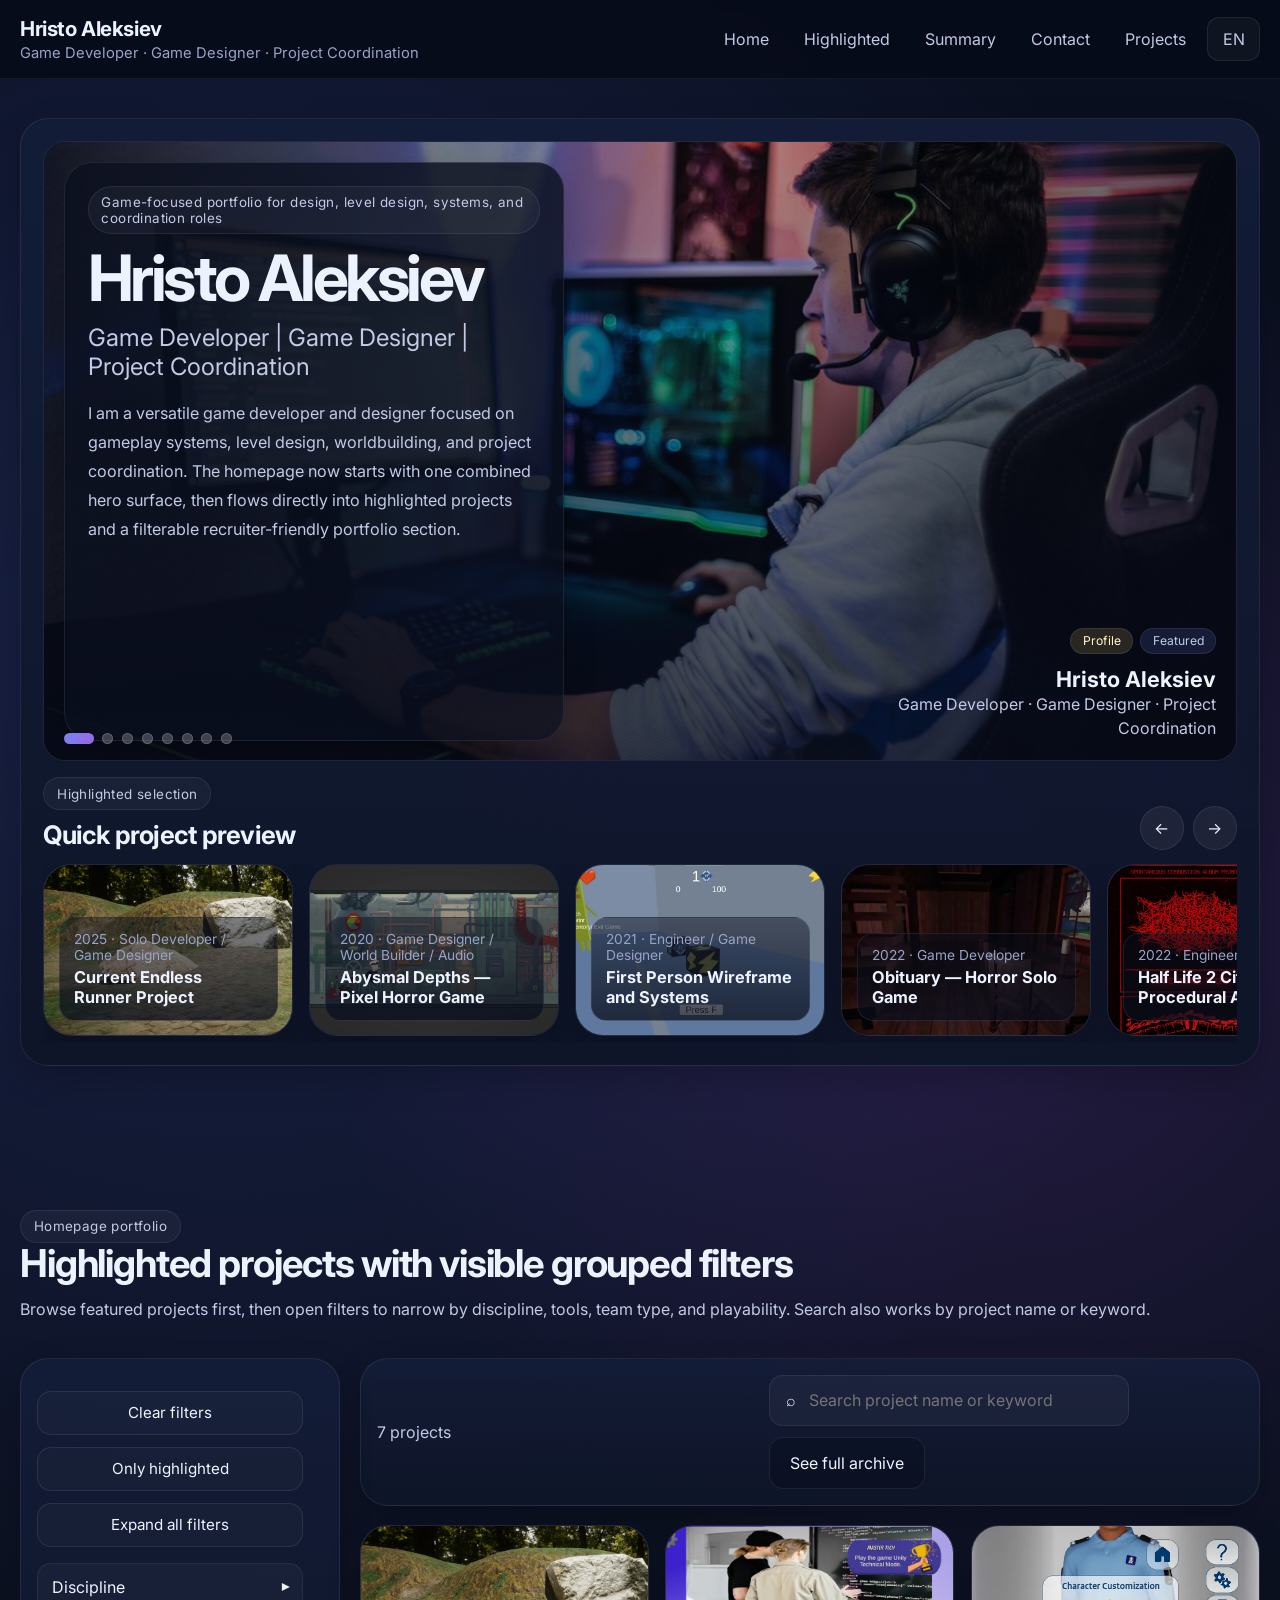
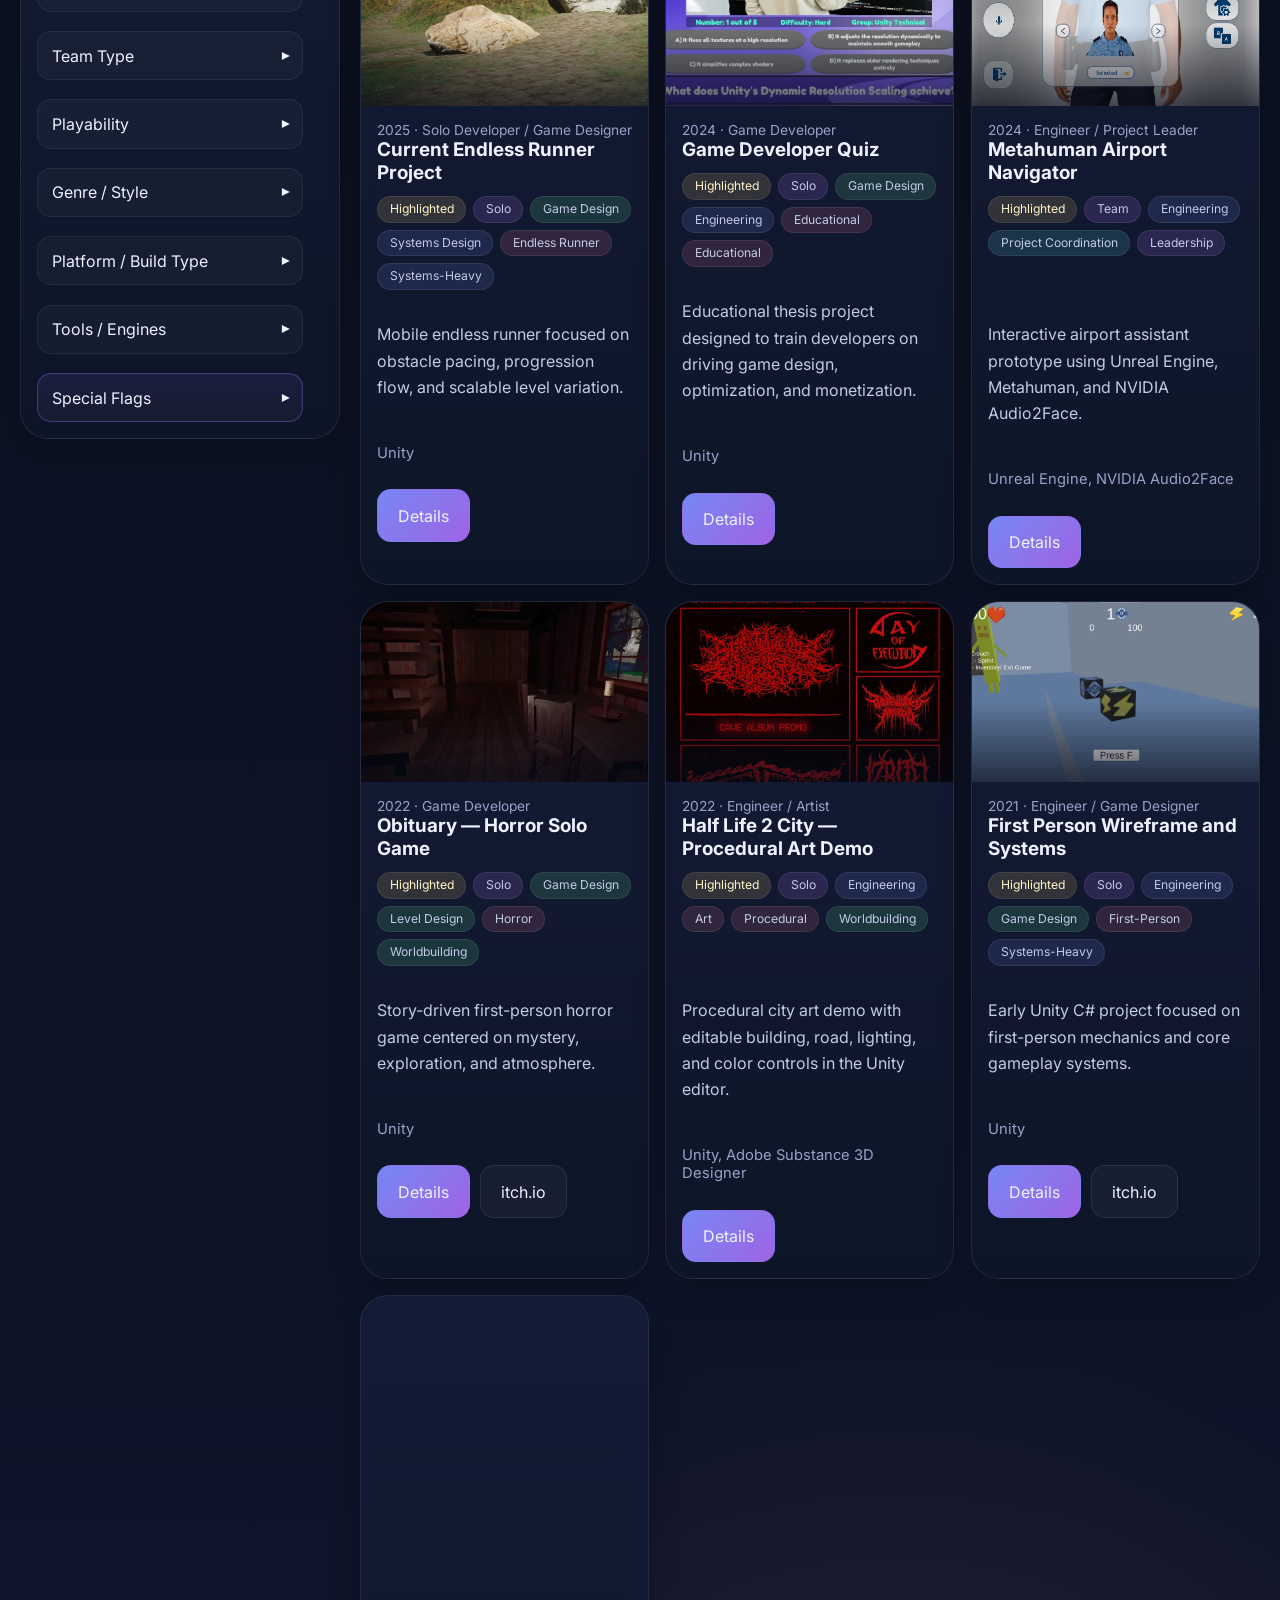
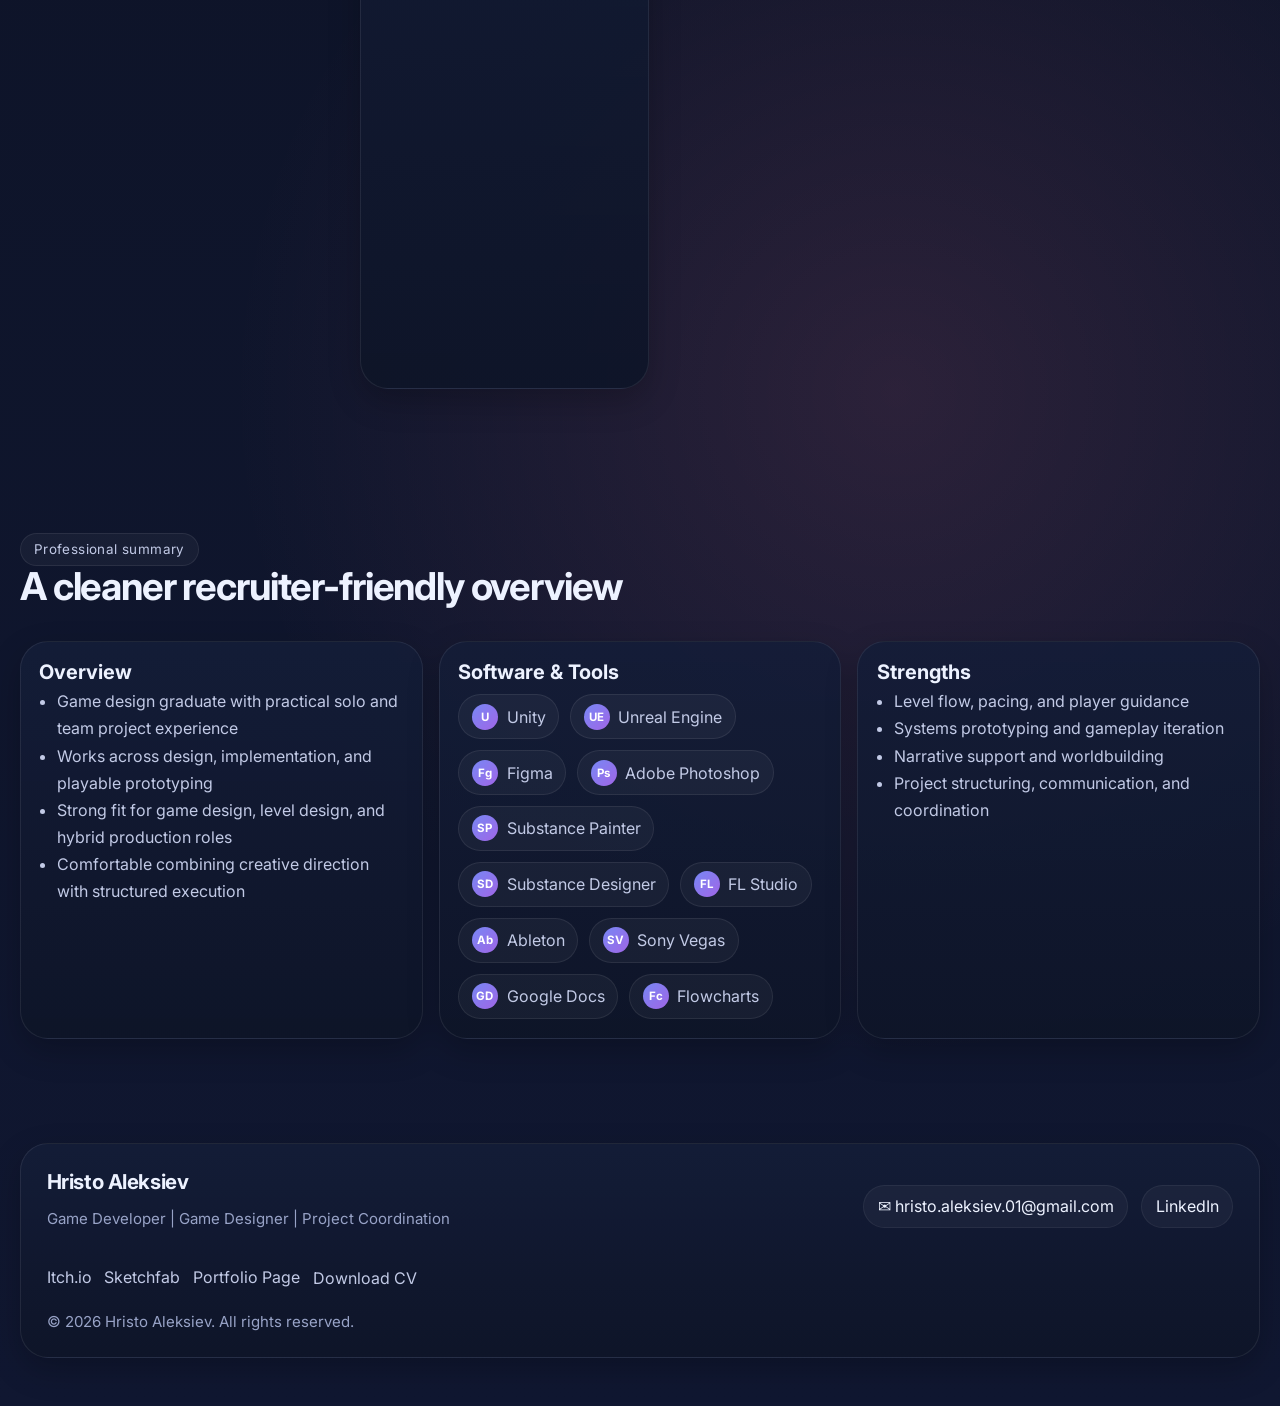
<file: index.html>
<!DOCTYPE html>
<html lang="en">
<head>

  <meta charset="UTF-8" />
  <meta name="viewport" content="width=device-width, initial-scale=1.0" />
  <meta name="description" content="Game-focused portfolio of Hristo Aleksiev featuring game development, game design, level design, systems design, and project coordination work." />
  <link rel="icon" href="assets/images/ui/favicon.png" />
  <link rel="apple-touch-icon" href="assets/images/ui/apple-touch-icon.png" />
  <link rel="manifest" href="manifest.webmanifest" />
  <link rel="preconnect" href="https://fonts.googleapis.com">
  <link rel="preconnect" href="https://fonts.gstatic.com" crossorigin>
  <link href="https://fonts.googleapis.com/css2?family=Inter:wght@400;500;600;700;800&display=swap" rel="stylesheet">
  <link rel="stylesheet" href="css/base.css" />
  <link rel="stylesheet" href="css/layout.css" />
  <link rel="stylesheet" href="css/components.css" />
  <link rel="stylesheet" href="css/modal.css" />
  <link rel="stylesheet" href="css/responsive.css" />
  <link rel="stylesheet" href="css/overrides.css" />

  <link rel="stylesheet" href="css/home.css" />
  <title>Hristo Aleksiev — Game Portfolio</title>
</head>
<body class="page-home">
  <a class="skip-link" href="#main">Skip to content</a>

<header class="site-header">
  <div class="container site-header__inner">
    <a class="brand" href="index.html" aria-label="Hristo Aleksiev home page" data-home-link>
      <span class="brand__name">Hristo Aleksiev</span>
      <span class="brand__role">Game Developer · Game Designer · Project Coordination</span>
    </a>

    <button class="btn icon-btn nav-toggle" type="button" data-nav-toggle aria-label="Open navigation">☰</button>

    <nav class="site-nav" data-site-nav>
      <div class="site-nav__links">
        <a href="index.html" data-home-link>Home</a>
        <a href="index.html#portfolio" data-section-link="portfolio">Highlighted</a>
        <a href="index.html#summary" data-section-link="summary">Summary</a>
        <a href="#footer" data-section-link="footer">Contact</a>
        <a href="projects.html">Projects</a>
      </div>
    </nav>
  </div>
</header>


  <main id="main" class="page-shell">
    <!-- Hero area: one combined surface instead of split left/right panels -->
    <section class="section home-hero" id="home-hero">
      <div class="container">
        <div class="hero-showcase card">
          <!-- Main visual banner with one slider background and one text block on top -->
          <div class="hero-banner">
            <div class="hero-slider" data-hero-slider></div>
            <div class="hero-banner__copy card">
              <span class="eyebrow">Game-focused portfolio for design, level design, systems, and coordination roles</span>
              <h1 class="hero-title">Hristo Aleksiev</h1>
              <p class="hero-subtitle">Game Developer | Game Designer | Project Coordination</p>
              <p class="hero-intro">
                I am a versatile game developer and designer focused on gameplay systems, level design, worldbuilding, and project coordination. The homepage now starts with one combined hero surface, then flows directly into highlighted projects and a filterable recruiter-friendly portfolio section.
              </p>
            </div>
          </div>

          <!-- Horizontal highlighted rail under the banner. Users can swipe on touch or use arrows. -->
          <div class="hero-highlights">
            <div class="hero-highlights__head">
              <div>
                <span class="eyebrow">Highlighted selection</span>
                <h2 class="hero-highlights__title">Quick project preview</h2>
              </div>
              <div class="hero-highlights__controls">
                <button class="btn icon-btn" type="button" data-highlight-prev aria-label="Scroll highlighted projects left">←</button>
                <button class="btn icon-btn" type="button" data-highlight-next aria-label="Scroll highlighted projects right">→</button>
              </div>
            </div>
            <div class="hero-highlight-track" data-highlight-track aria-label="Highlighted projects carousel"></div>
          </div>
        </div>
      </div>
    </section>

    <section class="section" id="portfolio">
      <div class="container">
        <div class="surface-topline highlighted-header">
          <div>
            <span class="eyebrow">Homepage portfolio</span>
            <h2 class="section-title">Highlighted projects with visible grouped filters</h2>
            <p class="section-copy">The homepage starts with Highlighted active by default, but the grouped filter panel and search let recruiters quickly widen the scope.</p>
          </div>
        </div>

        <div class="filters-layout">
          <aside class="filters-panel card" data-filters-panel></aside>

          <div class="projects-shell">
            <div class="toolbar card">
              <div>
                <button class="btn btn-soft mobile-filter-toggle" type="button" data-mobile-filter-toggle>Open filters</button>
                <div class="muted" data-results-count></div>
              </div>
              <div class="toolbar-actions">
                <label class="search-wrap" aria-label="Search projects by name">
                  <span>⌕</span>
                  <input type="search" placeholder="Search project name or keyword" data-project-search />
                </label>
                <a class="btn btn-outline" href="projects.html">See full archive</a>
              </div>
            </div>

            <div class="project-grid" data-project-grid></div>
          </div>
        </div>
      </div>
    </section>

    <section class="section" id="summary">
      <div class="container">
        <div class="surface-topline">
          <div>
            <span class="eyebrow">Professional summary</span>
            <h2 class="section-title">A cleaner recruiter-friendly overview</h2>
          </div>
        </div>

        <div class="summary-grid summary-grid--simple">
          <article class="summary-card summary-card--simple card">
            <div>
              <h3>Overview</h3>
              <ul>
                <li>Game design graduate with practical solo and team project experience</li>
                <li>Works across design, implementation, and playable prototyping</li>
                <li>Strong fit for game design, level design, and hybrid production roles</li>
                <li>Comfortable combining creative direction with structured execution</li>
              </ul>
            </div>
          </article>

          <article class="summary-card summary-card--simple card">
            <div>
              <h3>Software &amp; Tools</h3>
              <div class="tool-chip-grid" aria-label="Software and tools list">
                <span class="tool-chip"><span class="tool-chip__mark">U</span><span>Unity</span></span>
                <span class="tool-chip"><span class="tool-chip__mark">UE</span><span>Unreal Engine</span></span>
                <span class="tool-chip"><span class="tool-chip__mark">Fg</span><span>Figma</span></span>
                <span class="tool-chip"><span class="tool-chip__mark">Ps</span><span>Adobe Photoshop</span></span>
                <span class="tool-chip"><span class="tool-chip__mark">SP</span><span>Substance Painter</span></span>
                <span class="tool-chip"><span class="tool-chip__mark">SD</span><span>Substance Designer</span></span>
                <span class="tool-chip"><span class="tool-chip__mark">FL</span><span>FL Studio</span></span>
                <span class="tool-chip"><span class="tool-chip__mark">Ab</span><span>Ableton</span></span>
                <span class="tool-chip"><span class="tool-chip__mark">SV</span><span>Sony Vegas</span></span>
                <span class="tool-chip"><span class="tool-chip__mark">GD</span><span>Google Docs</span></span>
                <span class="tool-chip"><span class="tool-chip__mark">Fc</span><span>Flowcharts</span></span>
              </div>
            </div>
          </article>

          <article class="summary-card summary-card--simple card">
            <div>
              <h3>Strengths</h3>
              <ul>
                <li>Level flow, pacing, and player guidance</li>
                <li>Systems prototyping and gameplay iteration</li>
                <li>Narrative support and worldbuilding</li>
                <li>Project structuring, communication, and coordination</li>
              </ul>
            </div>
          </article>
        </div>
      </div>
    </section>
  </main>


<footer class="site-footer" id="footer">
  <div class="container">
    <div class="footer-card card">
      <div class="footer-main">
        <div>
          <div class="brand__name">Hristo Aleksiev</div>
          <p class="footer-copy">Game Developer | Game Designer | Project Coordination</p>
        </div>
        <div class="footer-meta">
          <a class="contact-chip" href="mailto:hristo.aleksiev.01@gmail.com">✉ hristo.aleksiev.01@gmail.com</a>
          <a class="contact-chip" href="https://www.linkedin.com/in/hristo-aleksiev-60959892/" target="_blank" rel="noreferrer">LinkedIn</a>
        </div>
      </div>
      <div class="footer-links" style="margin-top:1rem;">
        <a class="footer-link" href="https://mlgjman.itch.io/" target="_blank" rel="noreferrer">Itch.io</a>
        <a class="footer-link" href="https://sketchfab.com/hristo_aleksiev/" target="_blank" rel="noreferrer">Sketchfab</a>
        <a class="footer-link" href="projects.html">Portfolio Page</a>
        <div class="cv-menu" data-cv-menu>
          <button class="footer-link footer-link--button" type="button" data-cv-toggle aria-expanded="false">Download CV</button>
          <div class="cv-menu__panel" data-cv-panel hidden>
            <button class="cv-menu__link" type="button" data-cv-choice data-cv-title="CV Level Designer" data-cv-file="assets/files/Hristo_Aleksiev_CV_Level_Designer.pdf">CV Level Designer</button>
            <button class="cv-menu__link" type="button" data-cv-choice data-cv-title="CV Project Manager" data-cv-file="assets/files/Hristo_Aleksiev_CV_Project_Manager.pdf">CV Project Manager</button>
          </div>
        </div>
      </div>
      <p class="footer-copy" style="margin:1rem 0 0;">© <span data-current-year></span> Hristo Aleksiev. All rights reserved.</p>
    </div>
  </div>
</footer>


<!-- Shared project modal used by both homepage cards and archive cards -->
<div class="modal" data-project-modal aria-hidden="true">
  <div class="modal__dialog card" data-modal-dialog role="dialog" aria-modal="true" aria-label="Project details"></div>
</div>

  <script src="js/app.js" defer></script>
  <script src="js/overrides.js" defer></script>
</body>
</html>
</file>
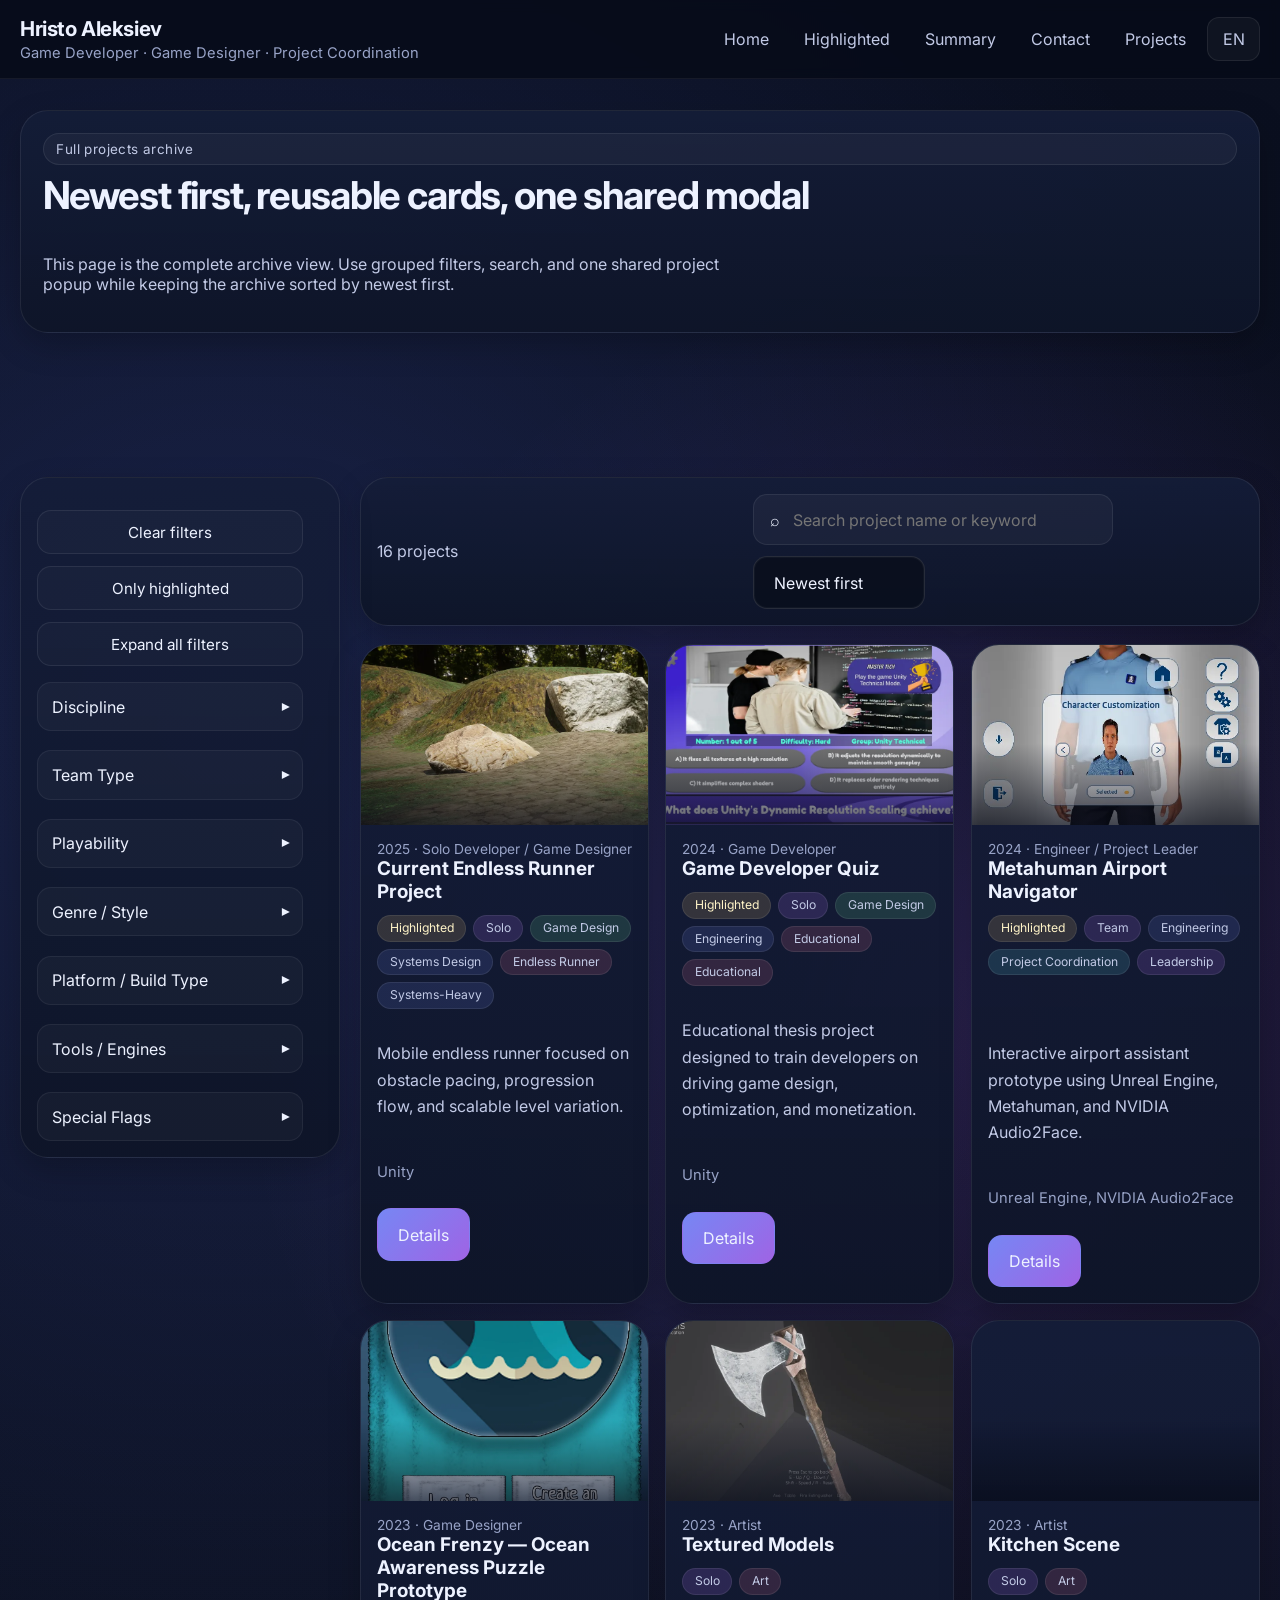
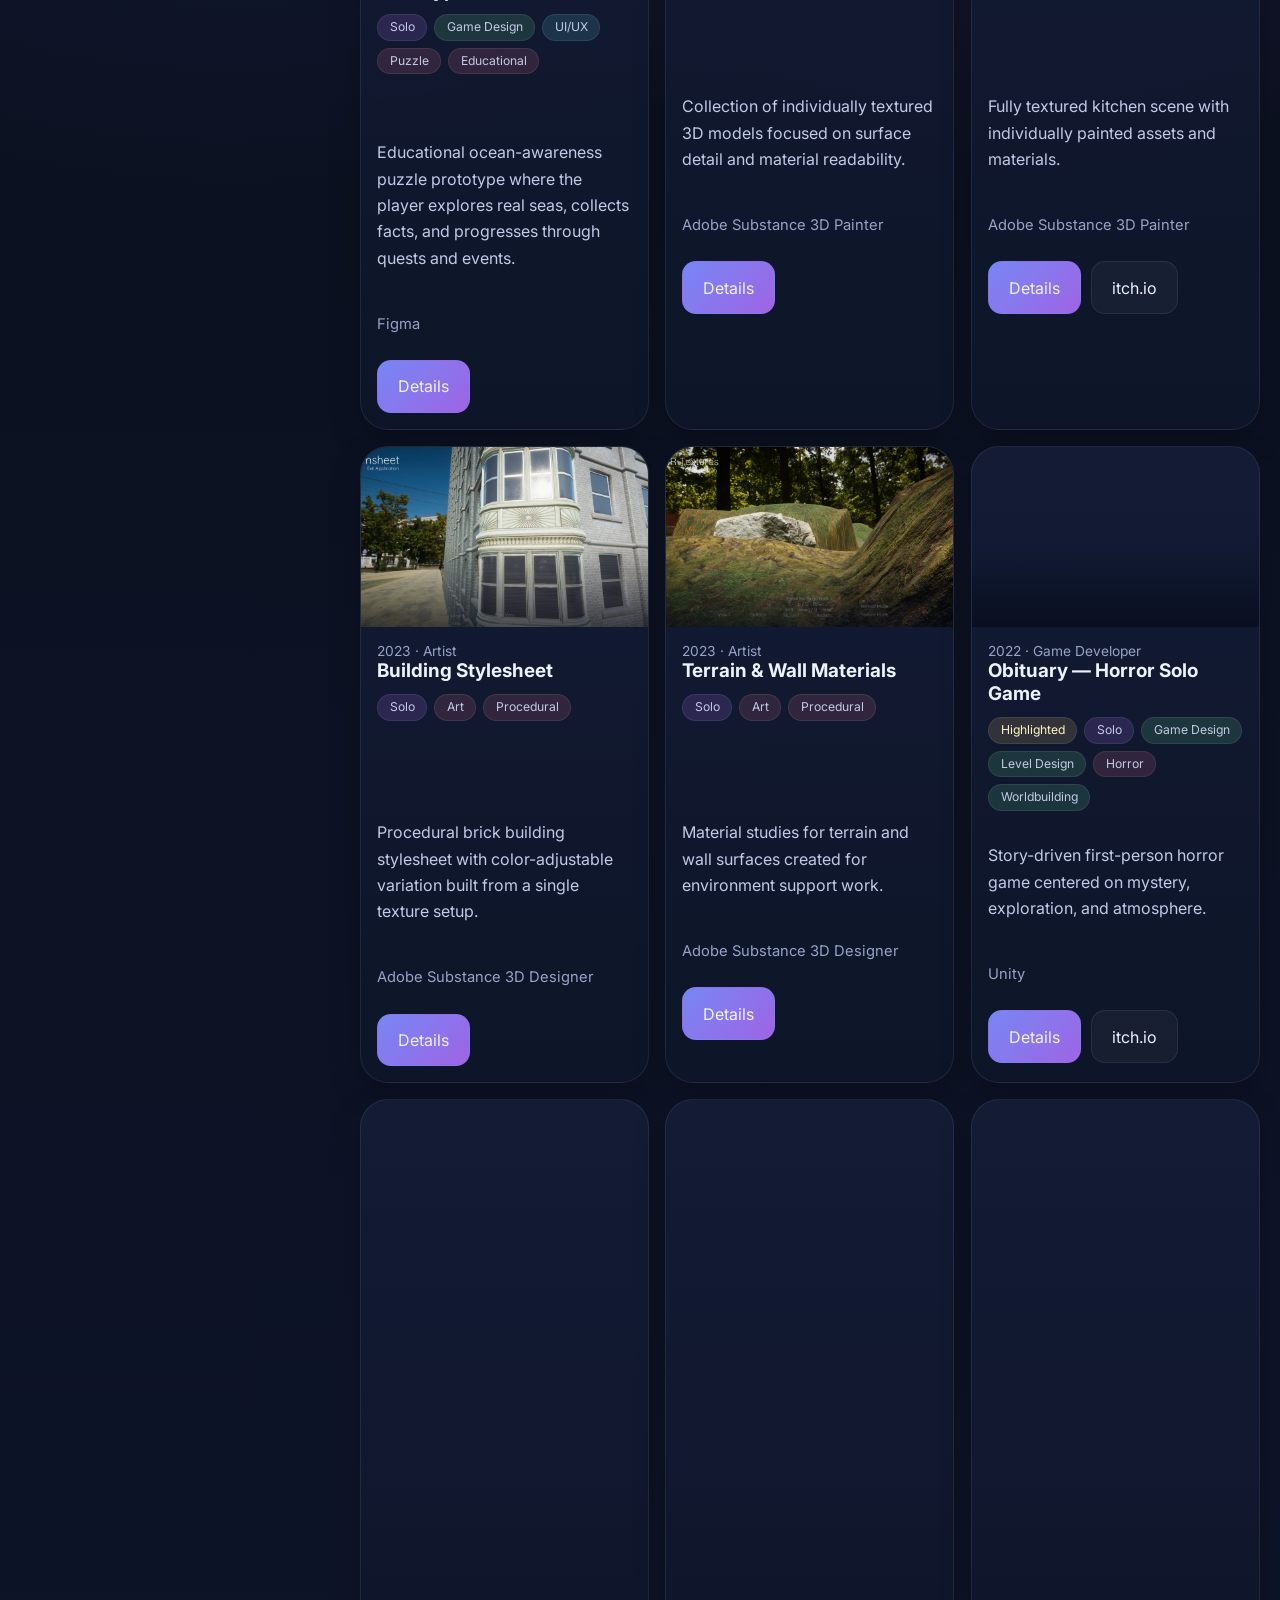
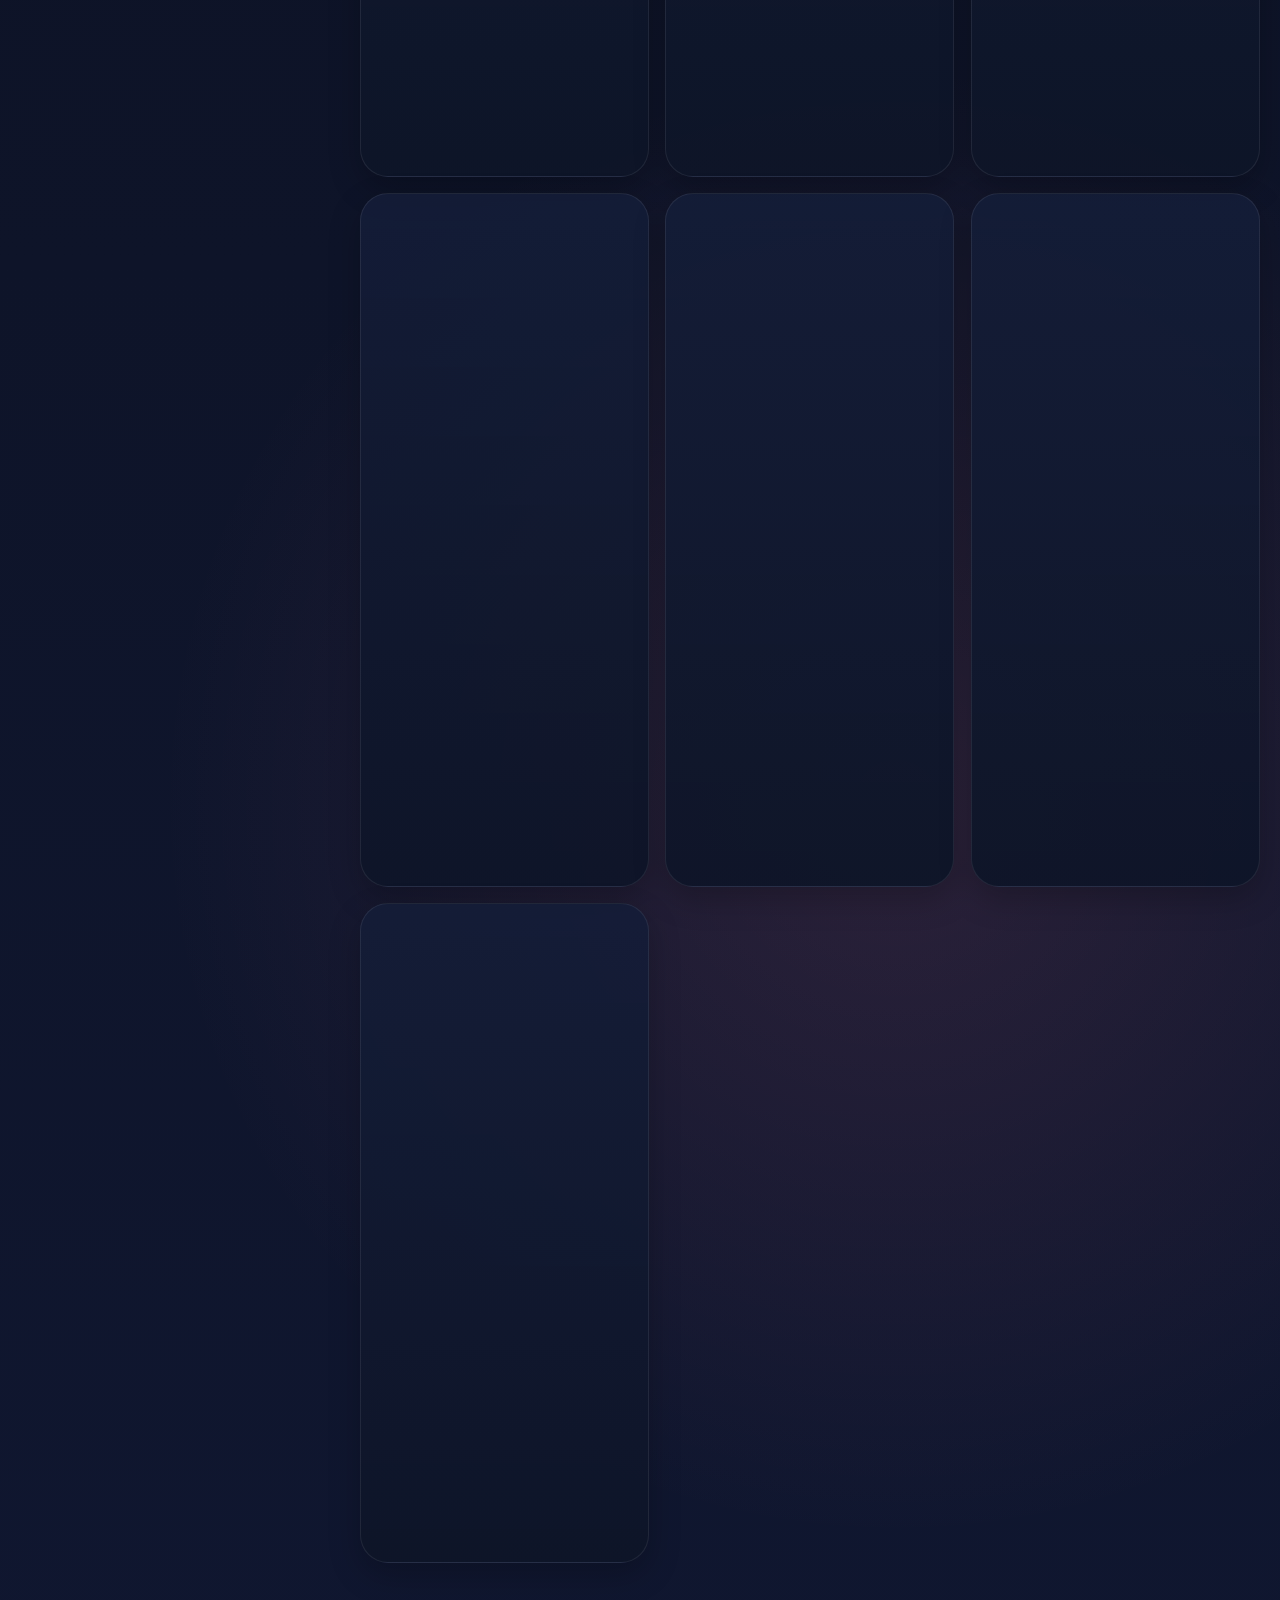
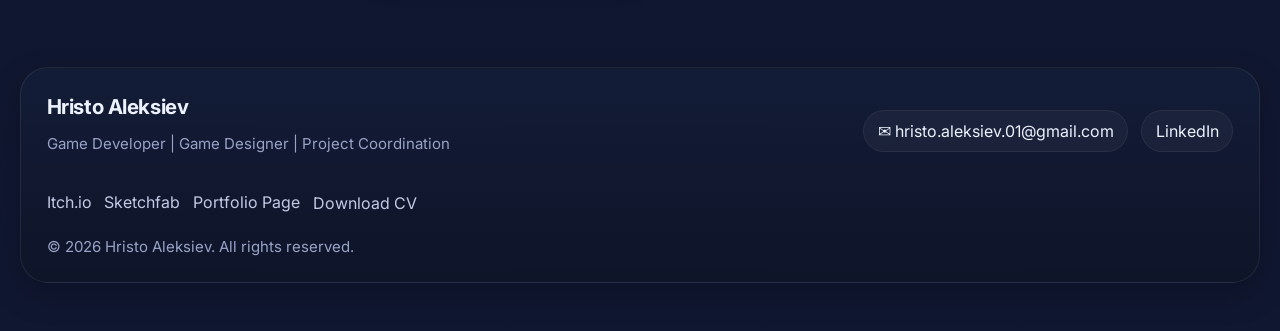
<file: projects.html>
<!DOCTYPE html>
<html lang="en">
<head>

  <meta charset="UTF-8" />
  <meta name="viewport" content="width=device-width, initial-scale=1.0" />
  <meta name="description" content="Game-focused portfolio of Hristo Aleksiev featuring game development, game design, level design, systems design, and project coordination work." />
  <link rel="icon" href="assets/images/ui/favicon.png" />
  <link rel="apple-touch-icon" href="assets/images/ui/apple-touch-icon.png" />
  <link rel="manifest" href="manifest.webmanifest" />
  <link rel="preconnect" href="https://fonts.googleapis.com">
  <link rel="preconnect" href="https://fonts.gstatic.com" crossorigin>
  <link href="https://fonts.googleapis.com/css2?family=Inter:wght@400;500;600;700;800&display=swap" rel="stylesheet">
  <link rel="stylesheet" href="css/base.css" />
  <link rel="stylesheet" href="css/layout.css" />
  <link rel="stylesheet" href="css/components.css" />
  <link rel="stylesheet" href="css/modal.css" />
  <link rel="stylesheet" href="css/responsive.css" />
  <link rel="stylesheet" href="css/overrides.css" />

  <link rel="stylesheet" href="css/projects.css" />
  <title>Hristo Aleksiev — Projects Archive</title>
</head>
<body class="page-projects">
  <a class="skip-link" href="#main">Skip to content</a>

<header class="site-header">
  <div class="container site-header__inner">
    <a class="brand" href="index.html" aria-label="Hristo Aleksiev home page" data-home-link>
      <span class="brand__name">Hristo Aleksiev</span>
      <span class="brand__role">Game Developer · Game Designer · Project Coordination</span>
    </a>

    <button class="btn icon-btn nav-toggle" type="button" data-nav-toggle aria-label="Open navigation">☰</button>

    <nav class="site-nav" data-site-nav>
      <div class="site-nav__links">
        <a href="index.html" data-home-link>Home</a>
        <a href="index.html#portfolio" data-section-link="portfolio">Highlighted</a>
        <a href="index.html#summary" data-section-link="summary">Summary</a>
        <a href="#footer" data-section-link="footer">Contact</a>
        <a href="projects.html">Projects</a>
      </div>
    </nav>
  </div>
</header>


  <main id="main" class="page-shell">
    <section class="section archive-hero">
      <div class="container">
        <div class="archive-banner card">
          <span class="eyebrow">Full projects archive</span>
          <h1 class="section-title">Newest first, reusable cards, one shared modal</h1>
          <p class="archive-banner__meta">This page is the complete archive view. It keeps grouped filters, search by project name, and reusable project detail popups while sorting the archive by newest first by default.</p>
        </div>
      </div>
    </section>

    <section class="section" id="archive">
      <div class="container">
        <div class="filters-layout">
          <aside class="filters-panel card" data-filters-panel></aside>

          <div class="projects-shell">
            <div class="toolbar card">
              <div>
                <button class="btn btn-soft mobile-filter-toggle" type="button" data-mobile-filter-toggle>Open filters</button>
                <div class="muted" data-results-count></div>
              </div>
              <div class="toolbar-actions">
                <label class="search-wrap" aria-label="Search projects by name">
                  <span>⌕</span>
                  <input type="search" placeholder="Search project name or keyword" data-project-search />
                </label>
                <select class="btn btn-soft" data-project-sort aria-label="Sort projects">
                  <option value="newest">Newest first</option>
                  <option value="oldest">Oldest first</option>
                  <option value="title">Title A–Z</option>
                </select>
              </div>
            </div>

            <div class="project-grid" data-project-grid></div>
          </div>
        </div>
      </div>
    </section>
  </main>


<footer class="site-footer" id="footer">
  <div class="container">
    <div class="footer-card card">
      <div class="footer-main">
        <div>
          <div class="brand__name">Hristo Aleksiev</div>
          <p class="footer-copy">Game Developer | Game Designer | Project Coordination</p>
        </div>
        <div class="footer-meta">
          <a class="contact-chip" href="mailto:hristo.aleksiev.01@gmail.com">✉ hristo.aleksiev.01@gmail.com</a>
          <a class="contact-chip" href="https://www.linkedin.com/in/hristo-aleksiev-60959892/" target="_blank" rel="noreferrer">LinkedIn</a>
        </div>
      </div>
      <div class="footer-links" style="margin-top:1rem;">
        <a class="footer-link" href="https://mlgjman.itch.io/" target="_blank" rel="noreferrer">Itch.io</a>
        <a class="footer-link" href="https://sketchfab.com/hristo_aleksiev/" target="_blank" rel="noreferrer">Sketchfab</a>
        <a class="footer-link" href="projects.html">Portfolio Page</a>
        <div class="cv-menu" data-cv-menu>
          <button class="footer-link footer-link--button" type="button" data-cv-toggle aria-expanded="false">Download CV</button>
          <div class="cv-menu__panel" data-cv-panel hidden>
            <button class="cv-menu__link" type="button" data-cv-choice data-cv-title="CV Level Designer" data-cv-file="assets/files/Hristo_Aleksiev_CV_Level_Designer.pdf">CV Level Designer</button>
            <button class="cv-menu__link" type="button" data-cv-choice data-cv-title="CV Project Manager" data-cv-file="assets/files/Hristo_Aleksiev_CV_Project_Manager.pdf">CV Project Manager</button>
          </div>
        </div>
      </div>
      <p class="footer-copy" style="margin:1rem 0 0;">© <span data-current-year></span> Hristo Aleksiev. All rights reserved.</p>
    </div>
  </div>
</footer>


<!-- Shared project modal used by both homepage cards and archive cards -->
<div class="modal" data-project-modal aria-hidden="true">
  <div class="modal__dialog card" data-modal-dialog role="dialog" aria-modal="true" aria-label="Project details"></div>
</div>

  <script src="js/app.js" defer></script>
  <script src="js/overrides.js" defer></script>
</body>
</html>
</file>
<file: css/base.css>
:root {
  --bg: #0a0f1f;
  --bg-elev-1: rgba(16, 24, 46, 0.86);
  --bg-elev-2: rgba(20, 29, 56, 0.94);
  --bg-elev-3: rgba(31, 41, 74, 0.94);
  --panel-border: rgba(255, 255, 255, 0.08);
  --text: #edf2ff;
  --text-soft: #c2cae6;
  --text-muted: #98a3c7;
  --accent: #7c8dff;
  --accent-2: #b36fff;
  --accent-3: #ff7b9d;
  --highlight: #f4c96a;
  --success: #71d4b1;
  --shadow: 0 12px 32px rgba(0, 0, 0, 0.22);
  --radius-lg: 28px;
  --radius-md: 20px;
  --radius-sm: 14px;
  --container: 1240px;
  --header-height: 78px;
  --font: "Inter", "Segoe UI", Roboto, Helvetica, Arial, sans-serif;
}

* { box-sizing: border-box; }
[hidden] { display: none !important; }
html { scroll-behavior: smooth; overflow-x: clip; background-color: var(--bg); }
body {
  margin: 0;
  font-family: var(--font);
  color: var(--text);
  overflow-x: clip;
  background:
    radial-gradient(circle at 18% 14%, rgba(92, 118, 255, 0.18), transparent 24%),
    radial-gradient(circle at 78% 20%, rgba(180, 89, 255, 0.16), transparent 18%),
    radial-gradient(circle at 70% 78%, rgba(255, 123, 157, 0.12), transparent 18%),
    linear-gradient(180deg, #0a0f1f 0%, #0c1121 35%, #101731 100%);
  min-height: 100vh;
}
body::before {
  display: none;
}
a { color: inherit; text-decoration: none; }
img { max-width: 100%; display: block; }
button, input, select { font: inherit; }
button { cursor: pointer; }

.container { width: min(calc(100% - 2rem), var(--container)); margin: 0 auto; }
.section { padding: 4.5rem 0; position: relative; }
.page-shell { padding-top: calc(var(--header-height) + 1.5rem); }
.card, .panel {
  background: linear-gradient(180deg, rgba(20,29,56,.9), rgba(14,21,40,.94));
  border: 1px solid var(--panel-border);
  border-radius: var(--radius-lg);
  box-shadow: var(--shadow);
}

.eyebrow {
  display: inline-flex;
  align-items: center;
  gap: .5rem;
  padding: .45rem .8rem;
  border-radius: 999px;
  font-size: .84rem;
  letter-spacing: .03em;
  color: var(--text-soft);
  border: 1px solid rgba(255,255,255,.08);
  background: rgba(255,255,255,.04);
}
.section-title {
  margin: 0 0 .85rem;
  font-size: clamp(2rem, 3vw, 3rem);
  line-height: 1.06;
  letter-spacing: -.03em;
}
.section-copy, .muted { color: var(--text-soft); }
.grid { display: grid; gap: 1.35rem; }
.btn {
  display: inline-flex;
  align-items: center;
  justify-content: center;
  gap: .6rem;
  padding: .95rem 1.25rem;
  border-radius: 14px;
  border: 1px solid rgba(255,255,255,.08);
  background: rgba(255,255,255,.06);
  color: var(--text);
  transition: .22s ease;
}
.btn:hover { transform: translateY(-2px); border-color: rgba(255,255,255,.16); background: rgba(255,255,255,.09); }
.btn-primary {
  background: linear-gradient(135deg, rgba(124,141,255,.95), rgba(179,111,255,.88));
  border-color: transparent;
}
.btn-primary:hover { box-shadow: 0 16px 30px rgba(124,141,255,.24); }
.btn-outline { background: rgba(7, 11, 24, .35); }
.btn-soft { background: rgba(255,255,255,.04); }
.icon-btn {
  width: 44px; height: 44px; padding: 0; border-radius: 50%;
  display: inline-flex; align-items: center; justify-content: center;
}
.pill {
  display: inline-flex;
  align-items: center;
  border-radius: 999px;
  padding: .38rem .72rem;
  font-size: .76rem;
  line-height: 1;
  border: 1px solid rgba(255,255,255,.08);
  color: var(--text-soft);
  background: rgba(255,255,255,.04);
}
.pill-accent { color: #fff4c8; background: rgba(244, 201, 106, .15); }
.pill-purple { background: rgba(179,111,255,.16); }
.pill-blue { background: rgba(124,141,255,.14); }
.pill-rose { background: rgba(255,123,157,.14); }
.pill-green { background: rgba(101, 210, 145, .16); }
.pill-cyan { background: rgba(90, 199, 215, .16); }
.pill-slate { background: rgba(181, 191, 221, .14); }
.surface-topline {
  display: flex; align-items: center; justify-content: space-between; gap: 1rem;
  margin-bottom: 1.3rem;
}
.empty-state {
  padding: 2rem;
  text-align: center;
  color: var(--text-soft);
  border: 1px dashed rgba(255,255,255,.1);
  border-radius: var(--radius-md);
  background: rgba(255,255,255,.03);
}
.skip-link {
  position: absolute; left: -9999px; top: -9999px;
}
.skip-link:focus {
  left: 1rem; top: 1rem; z-index: 9999; padding: .8rem 1rem; background: #fff; color: #000; border-radius: 10px;
}


/* Performance helper: cards further down the page render lazily on supporting browsers. */
.project-card {
  content-visibility: auto;
  contain-intrinsic-size: 360px 420px;
}

.section-pulse {
  position: relative;
}

.section-pulse::after {
  content: "";
  position: absolute;
  inset: -10px;
  border-radius: calc(var(--radius-lg) + 8px);
  border: 1px solid rgba(136, 148, 255, 0.28);
  box-shadow: 0 0 0 0 rgba(124,141,255,.22), 0 0 42px rgba(179,111,255,.18);
  pointer-events: none;
  animation: sectionPulse 1.15s ease;
}

@keyframes sectionPulse {
  0% { opacity: 0; transform: scale(.992); }
  20% { opacity: 1; }
  60% { opacity: .9; box-shadow: 0 0 0 10px rgba(124,141,255,.08), 0 0 46px rgba(179,111,255,.22); }
  100% { opacity: 0; transform: scale(1.01); box-shadow: 0 0 0 18px rgba(124,141,255,0), 0 0 0 rgba(179,111,255,0); }
}
</file>
<file: css/layout.css>
.site-header {
  position: fixed; top: 0; left: 0; right: 0; z-index: 90;
  background: rgba(7, 11, 24, 0.84);
  border-bottom: 1px solid rgba(255,255,255,.06);
}
.site-header__inner {
  min-height: var(--header-height);
  display: flex; align-items: center; justify-content: space-between; gap: 1rem;
}
.brand {
  display: flex; flex-direction: column; gap: .2rem;
}
.brand__name { font-size: 1.28rem; font-weight: 700; letter-spacing: -.02em; }
.brand__role { color: var(--text-muted); font-size: .92rem; }
.nav-toggle { display: none; }
.site-nav { display: flex; align-items: center; gap: .75rem; }
.site-nav__links { display: flex; align-items: center; gap: .4rem; }
.site-nav a { padding: .7rem .9rem; border-radius: 12px; color: var(--text-soft); }
.site-nav a:hover, .site-nav a.is-active { color: white; background: rgba(255,255,255,.05); }
.contact-chip {
  display: inline-flex; align-items: center; gap: .5rem; padding: .65rem .85rem; border-radius: 999px;
  background: rgba(255,255,255,.04); border: 1px solid rgba(255,255,255,.06);
}
.site-footer {
  padding: 2rem 0 3rem;
}
.footer-card {
  padding: 1.6rem;
}
.footer-main { display: flex; justify-content: space-between; gap: 1rem; align-items: center; flex-wrap: wrap; }
.footer-links, .footer-meta { display: flex; gap: .8rem; flex-wrap: wrap; align-items: center; }
.footer-link {
  color: var(--text-soft); padding: .5rem 0; border-bottom: 1px solid transparent;
}
.footer-link:hover { color: white; border-color: rgba(255,255,255,.22); }
.footer-copy { color: var(--text-muted); font-size: .94rem; }


@supports ((backdrop-filter: blur(6px)) or (-webkit-backdrop-filter: blur(6px))) {
  .site-header {
    backdrop-filter: blur(6px);
    -webkit-backdrop-filter: blur(6px);
  }
}


.footer-link--button {
  background: transparent;
  border: 0;
  color: var(--text-soft);
  padding: .5rem 0;
  font: inherit;
}

.cv-menu {
  position: relative;
}

.cv-menu__panel {
  position: absolute;
  right: 0;
  bottom: calc(100% + .65rem);
  min-width: 220px;
  display: grid;
  gap: .35rem;
  padding: .55rem;
  border-radius: 16px;
  background: linear-gradient(180deg, rgba(20,29,56,.96), rgba(14,21,40,.98));
  border: 1px solid rgba(255,255,255,.09);
  box-shadow: var(--shadow);
}

.cv-menu__link {
  display: block;
  width: 100%;
  text-align: left;
  font: inherit;
  cursor: pointer;
  padding: .8rem .9rem;
  border-radius: 12px;
  color: var(--text-soft);
  border: 1px solid transparent;
  background: rgba(255,255,255,.03);
}

.cv-menu__link:hover {
  color: white;
  border-color: rgba(255,255,255,.12);
  background: rgba(255,255,255,.06);
}
</file>
<file: css/components.css>
/* ==============================
   HERO / HOMEPAGE TOP AREA
   One combined surface with a background slider and an overlay text card.
   ============================== */
.hero-showcase {
  padding: clamp(1rem, 1.8vw, 1.4rem);
  display: grid;
  gap: 1rem;
  overflow: hidden;
  isolation: isolate;
}

.hero-banner {
  position: relative;
  min-height: 620px;
  border-radius: calc(var(--radius-lg) - 6px);
  overflow: hidden;
  border: 1px solid rgba(255,255,255,.06);
}

.hero-banner__copy {
  position: absolute;
  inset: 1.2rem auto 1.2rem 1.2rem;
  z-index: 2;
  width: min(500px, calc(100% - 2.4rem));
  padding: clamp(1.2rem, 1.8vw, 1.8rem);
  background: linear-gradient(180deg, rgba(11,16,31,.82), rgba(10,15,31,.68));
  transition: opacity .28s ease, transform .28s ease;
}

.hero-banner--project-active .hero-banner__copy {
  opacity: 0;
  transform: translateY(14px);
  pointer-events: none;
}

.hero-title {
  font-size: clamp(2.35rem, 5vw, 4.35rem);
  line-height: .95;
  margin: .9rem 0 .85rem;
  letter-spacing: -.055em;
}

.hero-subtitle {
  font-size: clamp(1.05rem, 2vw, 1.5rem);
  color: var(--text-soft);
  margin: 0 0 1.15rem;
}

.hero-intro {
  max-width: 58ch;
  color: var(--text-soft);
  font-size: 1.01rem;
  line-height: 1.8;
}

.hero-actions, .hero-meta { display: flex; gap: .8rem; flex-wrap: wrap; }
.hero-actions { margin-top: 1.5rem; }
.hero-meta { margin-top: 1.1rem; }

.hero-slider {
  position: absolute;
  inset: 0;
  height: 100%;
}

.hero-slide {
  position: absolute;
  inset: 0;
  opacity: 0;
  pointer-events: none;
  transition: opacity .55s ease;
  will-change: opacity;
}

.hero-slide.is-active { opacity: 1; pointer-events: auto; }

.hero-slide__media,
.hero-slide__media img {
  position: absolute;
  inset: 0;
  width: 100%;
  height: 100%;
}

.hero-slide__media img { object-fit: cover; object-position: var(--hero-desktop-position, center center); }

.hero-slide__overlay {
  position: absolute;
  inset: 0;
  background:
    linear-gradient(90deg, rgba(7,11,24,.76) 0%, rgba(7,11,24,.42) 38%, rgba(7,11,24,.18) 58%, rgba(7,11,24,.62) 100%),
    linear-gradient(180deg, rgba(5,8,18,.12), rgba(7,11,24,.72));
}

.hero-slide__content {
  position: absolute;
  right: 1.2rem;
  bottom: 1.2rem;
  display: grid;
  gap: .7rem;
  justify-items: end;
  text-align: right;
  max-width: min(440px, calc(100% - 2.4rem));
}

.hero-slide__content--project {
  padding: .9rem 1rem;
  border-radius: 18px;
  background: linear-gradient(180deg, rgba(10,15,30,.36), rgba(10,15,30,.62));
  border: 1px solid rgba(255,255,255,.08);
}

.hero-slide__title { margin: 0; font-size: clamp(1.1rem, 1.7vw, 1.6rem); }
.hero-slide__copy { margin: 0; color: var(--text-soft); max-width: 32ch; line-height: 1.55; }
.hero-slide__meta { display: flex; gap: .45rem; flex-wrap: wrap; }
.hero-slider__dots {
  position: absolute;
  left: 1.2rem;
  bottom: 1rem;
  display: flex;
  gap: .55rem;
  z-index: 4;
}

.hero-slider__dot {
  width: 11px;
  height: 11px;
  padding: 0;
  border-radius: 999px;
  border: 1px solid rgba(255,255,255,.18);
  background: rgba(255,255,255,.22);
}

.hero-slider__dot.is-active {
  width: 30px;
  background: linear-gradient(135deg, rgba(124,141,255,.95), rgba(179,111,255,.88));
  border-color: transparent;
}

.contact-strip {
  display: flex;
  flex-wrap: wrap;
  gap: .75rem;
  align-items: center;
  color: var(--text-muted);
  margin-bottom: 1rem;
}

.hero-portrait-note {
  display: inline-flex; align-items: center; gap: .5rem; width: fit-content;
  padding: .8rem 1rem; border-radius: 16px;
  background: rgba(7,11,24,.46); border: 1px solid rgba(255,255,255,.08);
}

.hero-highlights {
  display: grid;
  gap: .9rem;
}

.hero-highlights__head {
  display: flex;
  align-items: end;
  justify-content: space-between;
  gap: 1rem;
}

.hero-highlights__title {
  margin: .55rem 0 0;
  font-size: clamp(1.4rem, 2vw, 2rem);
  letter-spacing: -.03em;
}

.hero-highlights__controls {
  display: flex;
  gap: .55rem;
}

.hero-highlight-track {
  display: grid;
  grid-auto-flow: column;
  grid-auto-columns: minmax(250px, 320px);
  gap: 1rem;
  overflow-x: auto;
  padding-bottom: .4rem;
  scroll-snap-type: x proximity;
  scrollbar-width: none;
  overscroll-behavior-x: contain;
}

.hero-highlight-track::-webkit-scrollbar { display: none; }

.hero-highlight-card {
  scroll-snap-align: start;
  min-height: 100%;
  overflow: hidden;
  cursor: pointer;
  transition: transform .22s ease, border-color .22s ease;
}

.hero-highlight-card:hover {
  transform: translateY(-3px);
  border-color: rgba(124,141,255,.26);
}

.hero-highlight-card:focus-visible {
  outline: 2px solid rgba(124,141,255,.95);
  outline-offset: 4px;
}

.hero-highlight-card__media {
  aspect-ratio: 16 / 11;
  overflow: hidden;
  position: relative;
}

.hero-highlight-card__media img {
  width: 100%;
  height: 100%;
  object-fit: cover;
  transition: transform .35s ease;
}

.hero-highlight-card:hover .hero-highlight-card__media img {
  transform: scale(1.04);
}

.hero-highlight-card__overlay {
  position: absolute;
  inset: auto .9rem .9rem .9rem;
  display: grid;
  gap: .25rem;
  padding: .8rem .9rem;
  border-radius: 16px;
  background: linear-gradient(180deg, rgba(9,14,28,.44), rgba(9,14,28,.74));
  border: 1px solid rgba(255,255,255,.08);
}

.hero-highlight-card__title { margin: 0; font-size: 1.02rem; }
.hero-highlight-card__meta,
.project-card__meta { font-size: .86rem; color: var(--text-muted); margin: 0; }
.hero-highlight-card__summary,
.project-card__summary { color: var(--text-soft); line-height: 1.65; }

/* ==============================
   FILTERS / PROJECT GRID
   ============================== */
.filters-layout {
  display: grid;
  grid-template-columns: 320px 1fr;
  gap: 1.25rem;
  align-items: start;
}

.filters-panel {
  position: sticky;
  top: calc(var(--header-height) + 1rem);
  padding: 1rem;
}

.filter-group + .filter-group { margin-top: 1.2rem; }

.filter-group__button {
  width: 100%;
  display: flex;
  align-items: center;
  justify-content: space-between;
  gap: 1rem;
  padding: .85rem .9rem;
  border-radius: 14px;
  border: 1px solid rgba(255,255,255,.06);
  background: rgba(255,255,255,.03);
  color: var(--text);
}

.filter-group__button:hover { background: rgba(255,255,255,.05); }

.filter-group.has-active-selection .filter-group__button {
  border-color: rgba(151, 119, 255, .32);
  background: linear-gradient(180deg, rgba(86, 64, 168, .18), rgba(255,255,255,.035));
  box-shadow: inset 0 0 0 1px rgba(255,255,255,.03);
}

.filter-group.has-selection .filter-group__button {
  border-color: rgba(124,141,255,.24);
  background: linear-gradient(180deg, rgba(124,141,255,.10), rgba(255,255,255,.03));
  box-shadow: inset 0 0 0 1px rgba(124,141,255,.08);
}

.filter-group.has-selection .filter-group__button span:first-child {
  color: #f6f8ff;
}

.filter-group__chevron {
  transition: transform .22s ease;
}

.filter-group.is-collapsed .filter-group__chevron {
  transform: rotate(-90deg);
}

.filter-group__body {
  display: grid;
  grid-template-rows: 1fr;
  overflow: hidden;
  padding: .85rem .2rem .2rem;
  opacity: 1;
  transition:
    grid-template-rows .28s ease,
    opacity .22s ease,
    padding .22s ease;
}

.filter-group__body-inner {
  min-height: 0;
  display: grid;
  gap: .65rem;
}

.filter-group.is-collapsed .filter-group__body {
  grid-template-rows: 0fr;
  opacity: 0;
  padding-top: 0;
  padding-bottom: 0;
}

.filter-option {
  display: flex; gap: .75rem; align-items: flex-start; color: var(--text-soft); font-size: .95rem;
}

.filter-option input { margin-top: .15rem; accent-color: #8ea3ff; }

.filter-chips {
  display: flex;
  flex-wrap: nowrap;
  gap: .75rem;
  align-items: center;
  margin-top: 1rem;
}

.projects-shell { display: grid; gap: 1.15rem; }

.filter-chips--top {
  margin-bottom: 1rem;
}

.filter-action-btn {
  padding: .7rem .95rem;
  min-height: 44px;
  border-radius: 14px;
  font-size: .95rem;
  background: rgba(255,255,255,.025);
  border: 1px solid rgba(255,255,255,.08);
}

.filter-action-btn:hover {
  background: rgba(255,255,255,.06);
}

.toolbar {
  display: flex; gap: .8rem; align-items: center; justify-content: space-between; flex-wrap: wrap;
  padding: 1rem;
}

.search-wrap {
  display: flex; align-items: center; gap: .7rem;
  min-width: min(100%, 360px);
  border-radius: 14px;
  border: 1px solid rgba(255,255,255,.08);
  background: rgba(255,255,255,.04);
  padding: .85rem 1rem;
}

.search-wrap input { width: 100%; border: 0; outline: 0; background: transparent; color: var(--text); }
.toolbar-actions { display: flex; gap: .7rem; flex-wrap: wrap; }
[data-project-sort] {
  min-width: 172px;
  appearance: none;
  -webkit-appearance: none;
  background: linear-gradient(180deg, rgba(20,29,56,.95), rgba(14,21,40,.98));
  color: var(--text);
  border: 1px solid rgba(255,255,255,.12);
  box-shadow: inset 0 0 0 1px rgba(255,255,255,.03);
}

[data-project-sort] option {
  color: #0d1224;
  background: #f4f7ff;
}


.project-grid {
  display: grid;
  grid-template-columns: repeat(auto-fit, minmax(260px, 1fr));
  gap: 1rem;
}

.project-card {
  overflow: hidden;
  display: flex;
  flex-direction: column;
  min-height: 100%;
}

.project-card__media { position: relative; aspect-ratio: 16 / 10; overflow: hidden; }
.project-card__media img { width: 100%; height: 100%; object-fit: cover; transition: transform .35s ease; }
.project-card:hover .project-card__media img { transform: scale(1.035); }
.project-card__media::after {
  content: ""; position: absolute; inset: 0;
  background: linear-gradient(180deg, transparent 55%, rgba(7,11,24,.68));
}

.project-card__body { padding: 1rem; display: grid; gap: .8rem; }
.project-card__top { display: flex; justify-content: space-between; gap: 1rem; align-items: start; }
.project-card__title { margin: 0; font-size: 1.18rem; }
.project-card__tags { display: flex; gap: .45rem; flex-wrap: wrap; max-height: 6.6rem; overflow: hidden; align-content: flex-start; }
.project-card__actions { display: flex; gap: .6rem; flex-wrap: wrap; margin-top: auto; }
.project-card__tools { color: var(--text-muted); font-size: .92rem; }

.summary-grid { display: grid; grid-template-columns: repeat(3, minmax(0, 1fr)); gap: 1rem; }
.summary-card {
  padding: 1.15rem;
  display: grid;
  gap: 1rem;
  transition: transform .24s ease, border-color .24s ease, box-shadow .24s ease;
}
.summary-card:hover {
  transform: translateY(-4px);
  border-color: rgba(124,141,255,.18);
  box-shadow: 0 18px 42px rgba(0,0,0,.26);
}
.summary-card ul { margin: 0; padding-left: 1.1rem; color: var(--text-soft); line-height: 1.7; }
.summary-card h3 { margin: 0 0 .25rem; font-size: 1.25rem; }
.summary-card--simple {
  min-height: 100%;
  align-content: start;
}
.summary-card--simple .tool-chip-grid {
  margin-top: .6rem;
}

.modal {
  position: fixed; inset: 0; z-index: 120; display: none;
  background: rgba(5, 7, 17, 0.72); padding: 1rem;
  overflow: hidden;
  overscroll-behavior: contain;
}
.modal.is-open { display: grid; place-items: center; }

@supports ((backdrop-filter: blur(12px)) or (-webkit-backdrop-filter: blur(12px))) {
  .modal {
    backdrop-filter: blur(8px);
    -webkit-backdrop-filter: blur(8px);
  }
}

.modal__dialog {
  background: linear-gradient(180deg, rgba(20,29,56,.98), rgba(14,21,40,.99));
  width: min(1200px, 100%);
  height: min(92vh, 920px);
  max-height: min(92vh, 920px);
  min-height: 0;
  overflow: hidden;
  overscroll-behavior: contain;
  display: grid;
  align-items: stretch;
  grid-template-columns: minmax(360px, .88fr) minmax(0, 1.12fr);
}
.modal__gallery,
.modal__content {
  padding: 1.1rem;
  min-width: 0;
  min-height: 0;
}
.modal__gallery {
  border-right: 1px solid rgba(255,255,255,.06);
  display: grid;
  grid-template-rows: auto auto minmax(0, 1fr);
  align-content: start;
  gap: .85rem;
  min-height: 0;
  overflow: hidden;
}
.modal__featured {
  overflow: hidden;
  border-radius: 20px;
  height: clamp(250px, 40vh, 430px);
  min-height: 250px;
  background: rgba(255,255,255,.02);
  display: grid;
  place-items: center;
  padding: .25rem;
}
.modal__featured img,
.modal__featured video {
  width: 100%;
  height: 100%;
  object-fit: contain;
  display: block;
  background: rgba(255,255,255,.02);
}

.modal__thumb img,
.modal__thumb video {
  width: 100%;
  height: 100%;
  object-fit: cover;
  display: block;
}
.modal__gallery-divider {
  height: 1px;
  background: linear-gradient(90deg, rgba(255,255,255,.03), rgba(255,255,255,.16), rgba(255,255,255,.03));
}
.modal__thumb-shell {
  display: grid;
  grid-template-columns: auto minmax(0, 1fr) auto;
  gap: .65rem;
  align-items: center;
  min-height: 0;
}
.modal__thumbs-viewport {
  overflow-x: auto;
  overflow-y: hidden;
  scrollbar-width: none;
  scroll-behavior: smooth;
  min-height: 0;
  height: 100%;
  align-self: stretch;
}
.modal__thumbs-viewport::-webkit-scrollbar { display: none; }
.modal__thumbs {
  display: grid;
  grid-auto-flow: column;
  grid-auto-columns: minmax(104px, 132px);
  grid-template-rows: 1fr;
  gap: .7rem;
  align-content: center;
  width: max-content;
}

@media (min-width: 1151px) {
  .modal__thumbs--desktop-grid {
    grid-auto-flow: row;
    grid-auto-columns: initial;
    grid-template-columns: repeat(var(--thumb-columns, 3), minmax(124px, 160px));
    grid-template-rows: repeat(2, minmax(88px, 1fr));
    align-content: start;
  }
}
.modal__thumb {
  aspect-ratio: 16 / 10;
  border-radius: 14px;
  overflow: hidden;
  border: 1px solid rgba(255,255,255,.08);
  opacity: .7;
  transition: transform .22s ease, opacity .22s ease, border-color .22s ease, box-shadow .22s ease;
}
.modal__thumb:hover {
  opacity: .95;
  transform: translateY(-1px);
}
.modal__thumb.is-active {
  opacity: 1;
  border-color: rgba(138, 145, 255, .65);
  box-shadow: 0 0 0 2px rgba(121, 118, 255, .16);
}
.modal__thumb-nav {
  width: 42px;
  height: 42px;
  flex: 0 0 auto;
}
.modal__thumb-nav[hidden] {
  display: none;
}
.modal__content {
  overflow-y: auto;
  overscroll-behavior: contain;
  scrollbar-gutter: stable;
  -webkit-overflow-scrolling: touch;
  height: 100%;
  max-height: 100%;
  display: grid;
  gap: 1rem;
  position: relative;
  min-height: 0;
}
.modal__close { position: sticky; top: .2rem; margin-left: auto; right: auto; z-index: 3; width: 48px; height: 48px; color: #f6f8ff; background: rgba(10,15,30,.86); border: 1px solid rgba(255,255,255,.14); box-shadow: 0 10px 22px rgba(0,0,0,.24); }
.modal__head { padding-right: 0; }
.modal__title { margin: .4rem 0 .6rem; font-size: clamp(1.9rem, 3vw, 2.6rem); letter-spacing: -.03em; }
.modal__summary { color: var(--text-soft); line-height: 1.75; }
.modal__section { display: grid; gap: .6rem; }
.modal__section h3 { margin: 0; font-size: 1.08rem; }
.modal__section ul { margin: 0; padding-left: 1.15rem; color: var(--text-soft); line-height: 1.7; }
.modal__nav { display: flex; justify-content: space-between; gap: 1rem; margin-top: auto; }
.modal__links { display: flex; gap: .65rem; flex-wrap: wrap; }

.doc-choice {
  position: relative;
  display: grid;
  gap: 1rem;
  padding: 1.35rem;
}

.doc-choice__close {
  position: absolute;
  top: 1rem;
  right: 1rem;
}

.doc-choice__title {
  margin: 0;
  font-size: clamp(1.55rem, 2.3vw, 2rem);
}

.doc-choice__copy {
  margin: 0;
  color: var(--text-soft);
  line-height: 1.7;
}

.doc-choice__actions {
  display: flex;
  flex-wrap: wrap;
  gap: .75rem;
}

.modal__dialog--compact {
  width: min(560px, 100%);
  max-height: none;
  display: block;
}

.mobile-filter-toggle { display: none; }

/* Important UX helper: the entire project card can open the modal, not just the button. */
.project-card[data-project-card] { cursor: pointer; }
.project-card[data-project-card]:focus-visible { outline: 2px solid rgba(124,141,255,.95); outline-offset: 4px; }
.hero-highlight-card[data-open-project] { cursor: pointer; }

/* Modal thumbs are buttons, so remove default button styling first. */
.modal__thumb {
  padding: 0;
  background: transparent;
  border: 1px solid rgba(255,255,255,.06);
}


.tool-chip-grid {
  display: flex;
  flex-wrap: wrap;
  gap: .65rem;
}

.tool-chip {
  display: inline-flex;
  align-items: center;
  gap: .55rem;
  padding: .55rem .8rem;
  border-radius: 999px;
  color: var(--text-soft);
  background: rgba(255,255,255,.04);
  border: 1px solid rgba(255,255,255,.08);
}

.tool-chip__mark {
  display: inline-grid;
  place-items: center;
  width: 26px;
  height: 26px;
  border-radius: 999px;
  font-size: .72rem;
  font-weight: 700;
  color: white;
  background: linear-gradient(135deg, rgba(124,141,255,.95), rgba(179,111,255,.88));
}
</file>
<file: css/modal.css>
html.modal-open,
body.modal-open {
  overflow: hidden;
  overscroll-behavior: none;
}
</file>
<file: css/responsive.css>
@media (max-width: 1150px) {
  .summary-grid { grid-template-columns: repeat(2, minmax(0, 1fr)); }
  .modal__dialog { grid-template-columns: 1fr; height: min(92vh, 960px); max-height: 92vh; min-height: 0; }
  .modal__gallery { border-right: 0; border-bottom: 1px solid rgba(255,255,255,.06); }
  .modal__featured { height: clamp(220px, 34vh, 360px); }
  .hero-banner { min-height: 660px; }
}

@media (max-width: 980px) {
  .filters-layout { grid-template-columns: 1fr; }
  .filters-panel {
    position: static;
    display: none;
  }
  .filters-panel.is-open { display: block; }
  .mobile-filter-toggle { display: inline-flex; }
  .hero-banner__copy {
    position: relative;
    inset: auto;
    width: calc(100% - 2rem);
    margin: 1rem;
  }
  .hero-banner { min-height: 720px; }
}

@media (max-width: 980px) {
  .project-card__tags { max-height: 4.8rem; }
}

@media (max-width: 820px) {
  .site-nav {
    position: fixed; top: var(--header-height); right: 1rem; left: 1rem;
    padding: 1rem; border-radius: 22px;
    display: none; flex-direction: column; align-items: stretch;
    background: rgba(9, 14, 29, .96); border: 1px solid rgba(255,255,255,.08);
    box-shadow: var(--shadow);
  }
  .site-nav.is-open { display: flex; }
  .site-nav__links { flex-direction: column; align-items: stretch; }
  .nav-toggle { display: inline-flex; }
  .summary-grid { grid-template-columns: 1fr; }
  .project-grid { grid-template-columns: repeat(auto-fit, minmax(240px, 1fr)); }
  .hero-highlight-track { grid-auto-columns: minmax(220px, 82vw); }
  .hero-slide__content { left: 1rem; right: 1rem; justify-items: start; text-align: left; }
}

@media (max-width: 600px) {
  .section { padding: 3.4rem 0; }
  .page-shell { padding-top: calc(var(--header-height) + 1rem); }
  .hero-showcase, .summary-card, .footer-card, .toolbar, .modal__gallery, .modal__content { padding: 1rem; }
  .hero-banner__copy { width: calc(100% - 1.4rem); margin: .7rem; }
  .hero-banner { min-height: 680px; }
  .hero-title { font-size: 2.5rem; }
  .contact-strip { display: grid; grid-template-columns: 1fr; }
  .toolbar { align-items: stretch; }
  .search-wrap { min-width: 100%; }
  .toolbar-actions { width: 100%; }
  .toolbar-actions > * { flex: 1; }
  .modal { padding: .5rem; }
  .modal__dialog { height: 94vh; max-height: 94vh; }
  .modal__thumb-shell { grid-template-columns: auto minmax(0, 1fr) auto; gap: .45rem; }
  .modal__thumb-nav { width: 36px; height: 36px; }
  .modal__thumbs { grid-template-rows: 1fr; grid-auto-columns: minmax(92px, 26vw); }
  .hero-highlights__head { align-items: start; flex-direction: column; }
}


@media (max-width: 600px) {
  .filter-chips {
    flex-wrap: wrap;
  }

  .cv-menu__panel {
    right: auto;
    left: 0;
    min-width: min(240px, 80vw);
  }
}


@media (max-width: 980px) {
  .filters-panel.is-open {
    display: block !important;
    width: 100%;
    margin-bottom: 1rem;
    max-height: 70vh;
    overflow: auto;
  }

  .hero-slide__content {
    bottom: 4.3rem;
  }

  .hero-slide__media img {
    object-position: var(--hero-mobile-position, center center);
  }
}

@media (max-width: 820px) {
  .hero-banner {
    min-height: 760px;
  }

  .hero-banner__copy {
    width: calc(100% - 1.6rem);
    margin: .8rem;
    padding: 1rem 1rem 1.15rem;
  }

  .hero-title {
    font-size: clamp(2.6rem, 12vw, 3.7rem);
    margin: .65rem 0 .6rem;
  }

  .hero-subtitle {
    font-size: 1rem;
    line-height: 1.35;
    margin-bottom: .8rem;
  }

  .hero-intro {
    font-size: .98rem;
    line-height: 1.7;
    max-width: 32ch;
  }

  .hero-slide__content {
    gap: .45rem;
  }

  .hero-slide__content--project {
    padding: .8rem .9rem;
    max-width: calc(100% - 2rem);
  }

  .hero-slider__dots {
    left: 1rem;
    bottom: .8rem;
  }

  .section-title {
    font-size: clamp(2rem, 8vw, 2.85rem);
  }

  .project-card__body {
    padding: .9rem;
  }

  .project-card__summary {
    font-size: .98rem;
    line-height: 1.55;
  }

  .project-card__tags {
    max-height: 7.4rem;
    min-height: 4.9rem;
  }
}

@media (max-width: 600px) {
  .hero-banner {
    min-height: 760px;
  }

  .hero-banner__copy {
    width: calc(100% - 1rem);
    margin: .5rem;
    padding: .9rem .9rem 1.05rem;
  }

  .hero-title {
    font-size: clamp(2.1rem, 10.8vw, 3rem);
    letter-spacing: -.04em;
  }

  .hero-subtitle {
    font-size: .95rem;
  }

  .hero-intro {
    font-size: .92rem;
    line-height: 1.62;
    max-width: 28ch;
  }

  .hero-slide__content {
    left: .8rem;
    right: .8rem;
    bottom: 4rem;
    max-width: none;
  }

  .hero-slide__title {
    font-size: 1.45rem;
  }

  .hero-slide__copy {
    font-size: .95rem;
    line-height: 1.45;
    max-width: 26ch;
  }

  .hero-slider__dot {
    width: 10px;
    height: 10px;
  }

  .hero-slider__dot.is-active {
    width: 28px;
  }

  .section-kicker {
    font-size: .82rem;
  }

  .mobile-filter-toggle {
    width: 100%;
    justify-content: center;
  }

  .project-card__tags {
    max-height: 7.8rem;
    min-height: 5.2rem;
    gap: .4rem;
  }

  .project-card__tags .pill {
    font-size: .77rem;
    padding: .38rem .62rem;
  }

  .modal {
    padding: .35rem;
    backdrop-filter: none !important;
    -webkit-backdrop-filter: none !important;
  }

  .modal__dialog {
    height: 94vh;
    max-height: 94vh;
  }

  .modal__featured {
    height: clamp(190px, 28vh, 300px);
    min-height: 190px;
    padding: .15rem;
  }

  .modal__thumb-shell {
    min-height: 88px;
  }

  .modal__thumbs {
    grid-auto-columns: minmax(92px, 25vw);
  }

  .modal__thumb img,
  .modal__thumb video {
    object-fit: contain;
    background: rgba(255,255,255,.02);
  }

  .modal__close {
    width: 52px;
    height: 52px;
    top: .35rem;
    margin-right: .15rem;
  }

  [data-project-sort] {
    color: var(--text);
    background: linear-gradient(180deg, rgba(20,29,56,.95), rgba(14,21,40,.98));
  }
}
</file>
<file: css/overrides.css>
/* language menu */
.lang-menu{position:relative;display:flex;align-items:center}
.site-nav__lang{padding:.7rem .9rem;border-radius:12px;background:rgba(255,255,255,.04);border:1px solid rgba(255,255,255,.08);color:var(--text-soft);font:inherit}
.site-nav__lang:hover{background:rgba(255,255,255,.08);color:#fff}
.lang-menu__panel{position:absolute;right:0;top:calc(100% + .45rem);display:grid;gap:.35rem;padding:.45rem;border-radius:14px;background:linear-gradient(180deg, rgba(20,29,56,.96), rgba(14,21,40,.98));border:1px solid rgba(255,255,255,.09);box-shadow:var(--shadow);min-width:150px;z-index:120}
.lang-menu__option{font:inherit;text-align:left;padding:.75rem .85rem;border-radius:11px;border:1px solid transparent;background:rgba(255,255,255,.03);color:var(--text-soft)}
.lang-menu__option:hover{background:rgba(255,255,255,.07);color:#fff;border-color:rgba(255,255,255,.12)}

/* project cards */
.project-card__tagbox{min-height:6rem;display:block}
.project-card__tags{max-height:none !important;overflow:visible !important;align-content:flex-start}
.project-card__body{grid-template-rows:auto auto auto auto auto;align-content:start}
.project-card__actions{margin-top:0}


/* v1.1: hide the mobile-only Close filters button on desktop/sidebar layout. */
.filter-action-btn--close{display:none}



/* v1.3: filter sidebar UX patch.
   Desktop: the left filter panel owns its scroll instead of forcing the whole page to scroll first.
   All widths: the new expand/collapse-all button wraps cleanly with existing filter action buttons. */
.filter-action-btn[data-filter-toggle-all]{
  white-space:normal;
}

@media (min-width:981px){
  .filters-panel{
    max-height:calc(100vh - var(--header-height) - 2rem);
    overflow-y:auto;
    overscroll-behavior:contain;
    scrollbar-gutter:stable;
  }
}

@media (max-width:980px){
  .filters-panel{
    max-height:70vh;
    overflow-y:auto;
    overscroll-behavior:contain;
  }
}

/* modal actions */
.modal__actionbar{position:sticky;top:0;z-index:4;display:flex;justify-content:flex-end;flex-wrap:wrap;gap:.5rem;padding:0 0 .6rem;margin:-.2rem 0 .4rem;background:linear-gradient(180deg, rgba(14,21,40,.98), rgba(14,21,40,.82) 70%, rgba(14,21,40,0))}
.modal__actionbar .btn,.modal__actionbar a{min-width:42px;height:42px;display:inline-grid;place-items:center}
.modal__close,.modal__actionbar .modal__close{margin-left:0;position:static;background:rgba(11,16,31,.78);border:1px solid rgba(255,255,255,.16);color:#fff;box-shadow:0 10px 24px rgba(0,0,0,.22)}
.modal__content{padding-top:.95rem}
.modal__nav,.modal__links{display:none !important}
.modal__summary{padding-right:.25rem}

/* hero / medium mobile */
@media (max-width: 1150px){
  .hero-slide__media img{object-position:center center}
  .hero-slide:first-child .hero-slide__media img{object-position:72% center}
  .hero-banner{min-height:700px;padding-bottom:3.25rem}
  .hero-banner__copy{margin-bottom:4.15rem}
  .hero-slider__dots{left:1rem;bottom:1rem}
  .modal__featured{height:clamp(200px,32vh,340px);min-height:180px}
  .modal__featured img,.modal__featured video{object-fit:contain !important}
}

@media (max-width: 980px){
  .filters-panel{margin-top:.85rem;position:static;display:none}
  .filters-panel.is-open{display:block}
  .filter-chips--top{flex-wrap:wrap}
  .filter-action-btn--close{display:inline-flex}
  .hero-slide__media img{object-position:var(--hero-medium-position, center center)}
}

@media (max-width: 820px){
  .site-nav__links{width:100%}
  .lang-menu{width:100%}
  .site-nav__lang{width:100%;text-align:left}
  .lang-menu__panel{left:0;right:auto;width:min(220px,78vw)}
}

@media (max-width: 700px){
  .hero-banner{min-height:740px;padding-bottom:4rem}
  .hero-banner__copy{margin-bottom:4.65rem}
  .hero-title{font-size:clamp(2rem, 9vw, 3rem)}
  .hero-subtitle{font-size:1rem;line-height:1.35}
  .hero-intro{font-size:.96rem;line-height:1.72}
  .hero-slide__media img{object-position:var(--hero-mobile-position, center center)}
  .hero-slide:first-child .hero-slide__media img{object-position:76% center}
  .project-card__tagbox{min-height:7.2rem}
  .project-card__body{gap:.75rem}
  .modal__actionbar{gap:.45rem;padding-bottom:.55rem}
  .modal__actionbar .btn,.modal__actionbar a{min-width:40px;height:40px}
  .modal__featured{height:clamp(180px,30vh,300px)}
  .modal__gallery,.modal__content{padding:.95rem}
}

/* selects */
[data-project-sort]{background:rgba(10,15,30,.94) !important;color:#eef2ff !important;border-color:rgba(255,255,255,.12) !important}
[data-project-sort] option{background:#0c1327;color:#eef2ff}

/* v1.2: project modal media resizing safety patch.
   Goal: keep featured media and thumbnail strip stable across mobile, tablet, and desktop widths. */
.modal__featured{
  min-height:0;
  overflow:hidden;
}

.modal__featured img,
.modal__featured video{
  width:auto !important;
  height:auto !important;
  max-width:100% !important;
  max-height:100% !important;
  object-fit:contain !important;
  margin:auto;
}

.modal__thumb-shell{
  align-self:start;
  min-height:0;
}

.modal__thumbs-viewport{
  height:auto;
  min-height:0;
  align-self:center;
}

.modal__thumbs{
  align-items:center;
  grid-template-rows:1fr;
}

.modal__thumb img,
.modal__thumb video{
  width:100% !important;
  height:100% !important;
  object-fit:contain !important;
  background:rgba(255,255,255,.025);
}

@media (min-width:1151px){
  .modal__gallery{
    grid-template-rows:auto auto auto;
    overflow:hidden;
  }

  .modal__thumbs.modal__thumbs--desktop-grid{
    grid-auto-flow:column;
    grid-auto-columns:clamp(118px, 11vw, 160px);
    grid-template-columns:none;
    grid-template-rows:1fr;
    width:max-content;
    align-content:center;
  }
}

@media (max-width:1150px){
  .modal__dialog{
    grid-template-columns:1fr;
    grid-template-rows:auto minmax(0, 1fr);
  }

  .modal__gallery{
    grid-template-rows:auto auto auto;
    align-content:start;
    max-height:min(54vh, 520px);
    overflow:hidden;
  }

  .modal__featured{
    height:clamp(210px, 32vh, 350px);
  }

  .modal__thumbs{
    grid-auto-columns:clamp(104px, 18vw, 148px);
    width:max-content;
  }

  .modal__content{
    min-height:0;
  }
}

@media (max-width:700px){
  .modal__gallery{
    max-height:min(48vh, 430px);
  }

  .modal__featured{
    height:clamp(175px, 28vh, 285px);
  }

  .modal__thumbs{
    grid-auto-columns:clamp(90px, 28vw, 124px);
  }
}

/* v1.4: themed scrollbar + filter-panel overflow polish.
   Goal: keep the filter panel visually aligned with the portfolio theme,
   stop the vertical scrollbar from sitting on top of content, and remove the unwanted bottom scrollbar. */
:root{
  --portfolio-scrollbar-size: 10px;
  --portfolio-scrollbar-track: rgba(255,255,255,.045);
  --portfolio-scrollbar-thumb: rgba(124,141,255,.48);
  --portfolio-scrollbar-thumb-hover: rgba(179,111,255,.62);
}

html,
.filters-panel,
.modal__dialog,
.modal__content,
.modal__thumbs{
  scrollbar-width: thin;
  scrollbar-color: var(--portfolio-scrollbar-thumb) var(--portfolio-scrollbar-track);
}

html::-webkit-scrollbar,
.filters-panel::-webkit-scrollbar,
.modal__dialog::-webkit-scrollbar,
.modal__content::-webkit-scrollbar,
.modal__thumbs::-webkit-scrollbar{
  width: var(--portfolio-scrollbar-size);
  height: var(--portfolio-scrollbar-size);
}

html::-webkit-scrollbar-track,
.filters-panel::-webkit-scrollbar-track,
.modal__dialog::-webkit-scrollbar-track,
.modal__content::-webkit-scrollbar-track,
.modal__thumbs::-webkit-scrollbar-track{
  background: var(--portfolio-scrollbar-track);
  border-radius: 999px;
}

html::-webkit-scrollbar-thumb,
.filters-panel::-webkit-scrollbar-thumb,
.modal__dialog::-webkit-scrollbar-thumb,
.modal__content::-webkit-scrollbar-thumb,
.modal__thumbs::-webkit-scrollbar-thumb{
  background: linear-gradient(180deg, var(--accent), var(--accent-2));
  border: 2px solid rgba(10,15,31,.95);
  border-radius: 999px;
}

html::-webkit-scrollbar-thumb:hover,
.filters-panel::-webkit-scrollbar-thumb:hover,
.modal__dialog::-webkit-scrollbar-thumb:hover,
.modal__content::-webkit-scrollbar-thumb:hover,
.modal__thumbs::-webkit-scrollbar-thumb:hover{
  background: linear-gradient(180deg, var(--accent-2), var(--accent));
}

.filters-panel{
  overflow-x: hidden;
  padding-right: calc(1rem + var(--portfolio-scrollbar-size));
}

.filters-panel .filter-chips,
.filters-panel .filter-group,
.filters-panel .filter-group__button,
.filters-panel .filter-option,
.filters-panel .filter-option span{
  min-width: 0;
  max-width: 100%;
}

.filters-panel .filter-chips--top{
  flex-wrap: wrap;
  align-items: stretch;
}

.filters-panel .filter-chips--top .filter-action-btn{
  flex: 1 1 132px;
  min-width: 0;
  white-space: normal;
  text-align: center;
}

.filters-panel .filter-group__button span:first-child,
.filters-panel .filter-option span{
  overflow-wrap: anywhere;
}
</file>
<file: css/home.css>
.home-hero { padding-top: 1rem; }
.highlighted-header { margin-bottom: 1.4rem; }
.hero-portrait-note {
  display: inline-flex; align-items: center; gap: .5rem; width: fit-content;
  padding: .85rem 1rem; border-radius: 16px;
  background: rgba(7,11,24,.46); border: 1px solid rgba(255,255,255,.08);
}
</file>
<file: css/projects.css>
.archive-hero {
  padding-top: .5rem;
}
.archive-banner {
  padding: 1.35rem;
  display: grid; gap: .6rem;
}
.archive-banner__meta { color: var(--text-soft); max-width: 70ch; }
</file>
